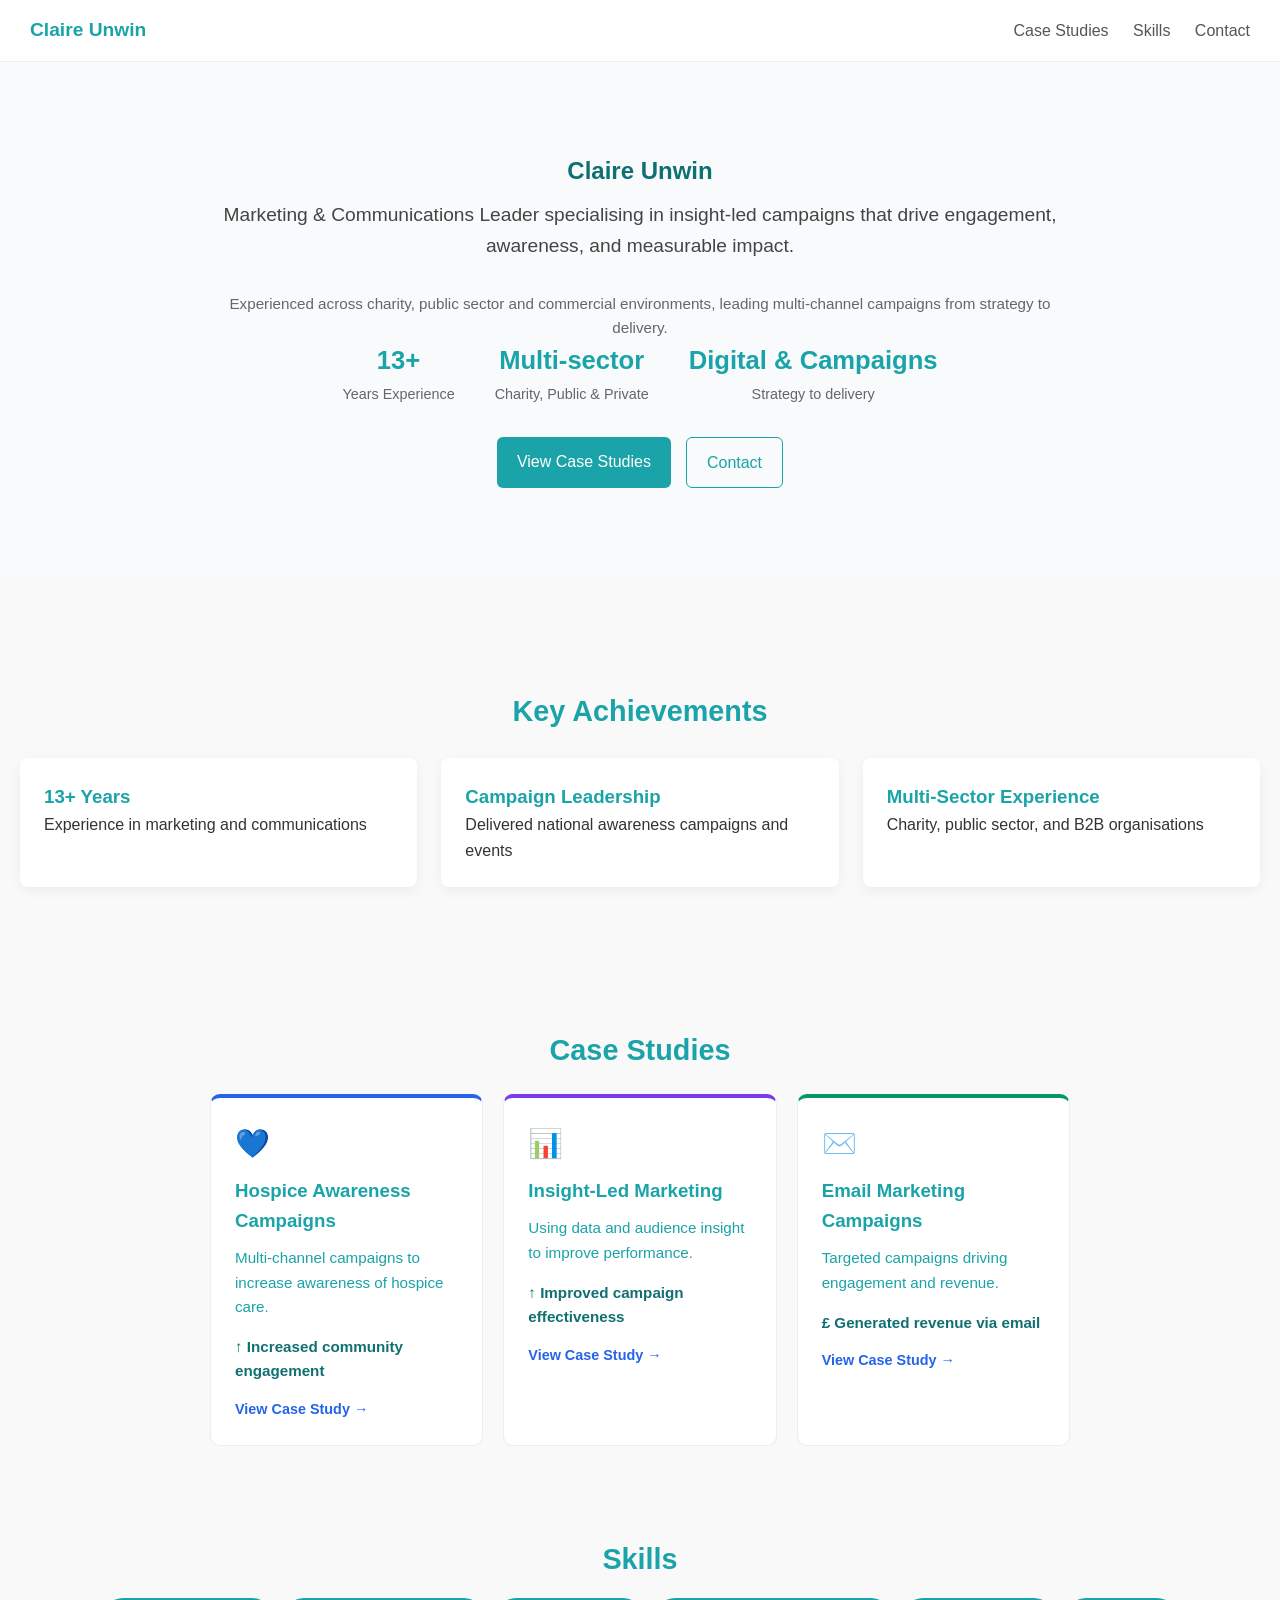
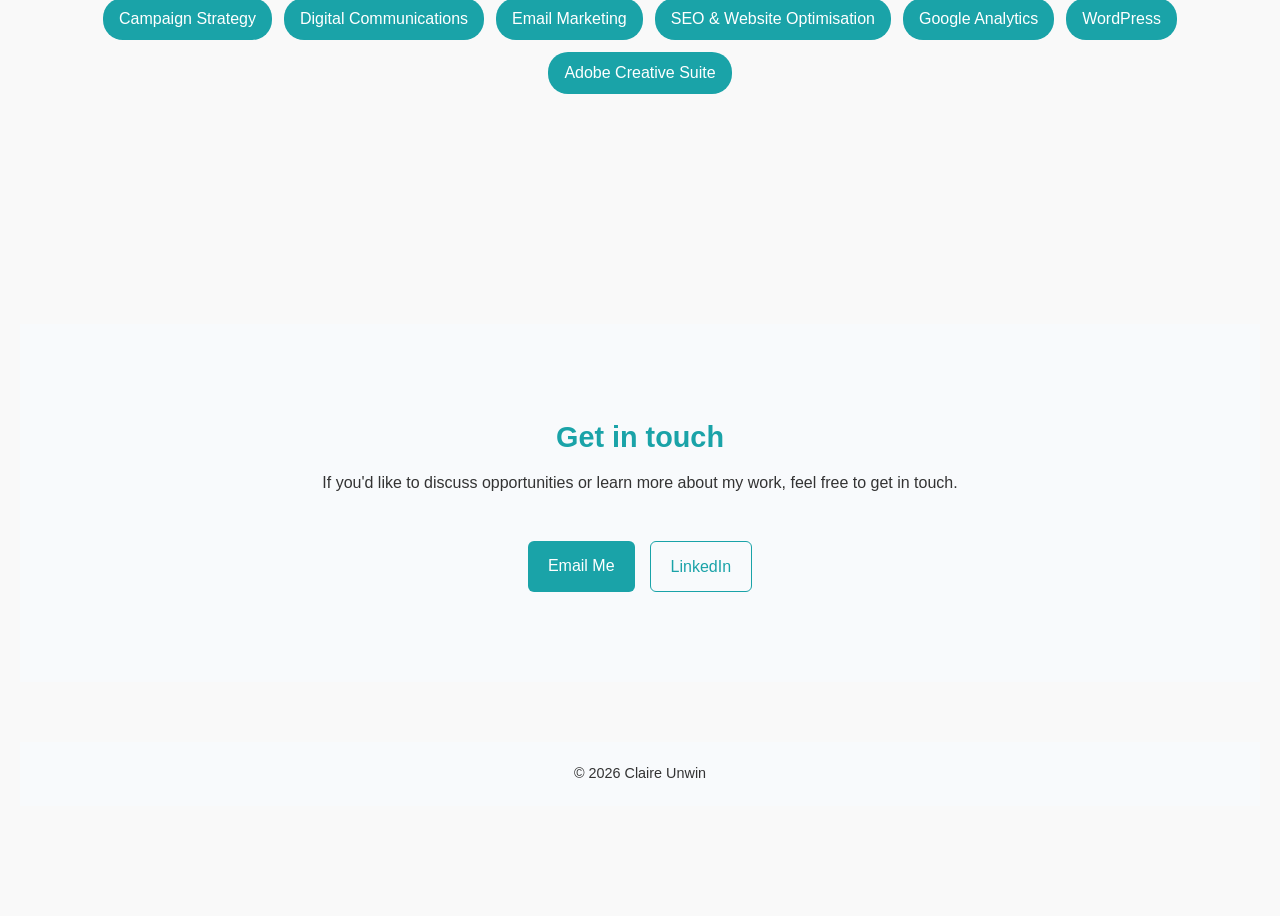
<file: index.html>
<!DOCTYPE html>
<html lang="en">
<head>
<meta charset="UTF-8">
<meta name="viewport" content="width=device-width, initial-scale=1.0">
<title>Claire Unwin | Marketing Portfolio</title>
<link rel="stylesheet" href="style.css">
</head>
<body>

<!-- Navigation -->
<header class="nav-container">
  <div class="nav-logo">Claire Unwin</div>
  <nav class="nav-links">
    <a href="#case-studies">Case Studies</a>
    <a href="#skills">Skills</a>
    <a href="#contact">Contact</a>
  </nav>
</header>

<!-- Hero Section -->
<section class="hero-section">
  <div class="container">
    <h1>Claire Unwin</h1>
    <p class="tagline">
      Marketing & Communications Leader specialising in insight-led campaigns that drive engagement, awareness, and measurable impact.
    </p>
    <p class="sub-proof">
  Experienced across charity, public sector and commercial environments, leading multi-channel campaigns from strategy to delivery.
</p>
    <div class="hero-stats">
      <div>
        <strong>13+</strong>
        <span>Years Experience</span>
      </div>
      <div>
        <strong>Multi-sector</strong>
        <span>Charity, Public & Private</span>
      </div>
      <div>
        <strong>Digital & Campaigns</strong>
        <span>Strategy to delivery</span>
      </div>
    </div>

    <div class="hero-cta">
      <a href="#case-studies" class="btn-primary">View Case Studies</a>
      <a href="mailto:claireunwin9@gmail.com" class="btn-secondary">Contact</a>
    </div>
  </div>
</section>
  
  <!-- Key Achievements -->
<section class="achievements-section">
  <h2>Key Achievements</h2>
  <div class="grid">
    <div class="card">
      <h3>13+ Years</h3>
      <p>Experience in marketing and communications</p>
    </div>
    <div class="card">
      <h3>Campaign Leadership</h3>
      <p>Delivered national awareness campaigns and events</p>
    </div>
    <div class="card">
      <h3>Multi-Sector Experience</h3>
      <p>Charity, public sector, and B2B organisations</p>
    </div>
  </div>
</section>

<!-- Case Studies -->
<section id="case-studies" class="container">
  <h2>Case Studies</h2>

  <div class="case-grid">

    <a href="case-hospice.html" class="case-card blue">
      <div class="icon">💙</div>
      <h3>Hospice Awareness Campaigns</h3>
      <p>Multi-channel campaigns to increase awareness of hospice care.</p>
      <div class="result">↑ Increased community engagement</div>
      <span class="cta">View Case Study →</span>
    </a>

    <a href="case-insight.html" class="case-card purple">
      <div class="icon">📊</div>
      <h3>Insight-Led Marketing</h3>
      <p>Using data and audience insight to improve performance.</p>
      <div class="result">↑ Improved campaign effectiveness</div>
      <span class="cta">View Case Study →</span>
    </a>

    <a href="case-email.html" class="case-card green">
      <div class="icon">✉️</div>
      <h3>Email Marketing Campaigns</h3>
      <p>Targeted campaigns driving engagement and revenue.</p>
      <div class="result">£ Generated revenue via email</div>
      <span class="cta">View Case Study →</span>
    </a>

  </div>
</section>

<!-- Skills -->
<section id="skills">
  <h2>Skills</h2>
  <ul class="skills-list">
    <li>Campaign Strategy</li>
    <li>Digital Communications</li>
    <li>Email Marketing</li>
    <li>SEO & Website Optimisation</li>
    <li>Google Analytics</li>
    <li>WordPress</li>
    <li>Adobe Creative Suite</li>
  </ul>
</section>

<!-- Contact -->
<section id="contact">
<section class="contact-section">
  <div class="container">
    <h2>Get in touch</h2>
    <p>If you'd like to discuss opportunities or learn more about my work, feel free to get in touch.</p>
<br/>
    <div class="contact-actions">
      <a href="mailto:claireunwin9@gmail.com" class="btn-primary">Email Me</a>
      <a href="https://www.linkedin.com/in/claireunwin" target="_blank" class="btn-secondary">LinkedIn</a>
    </div>
  </div>
</section>

<footer>
  <p>© 2026 Claire Unwin</p>
</footer>

</body>
</html>
</file>
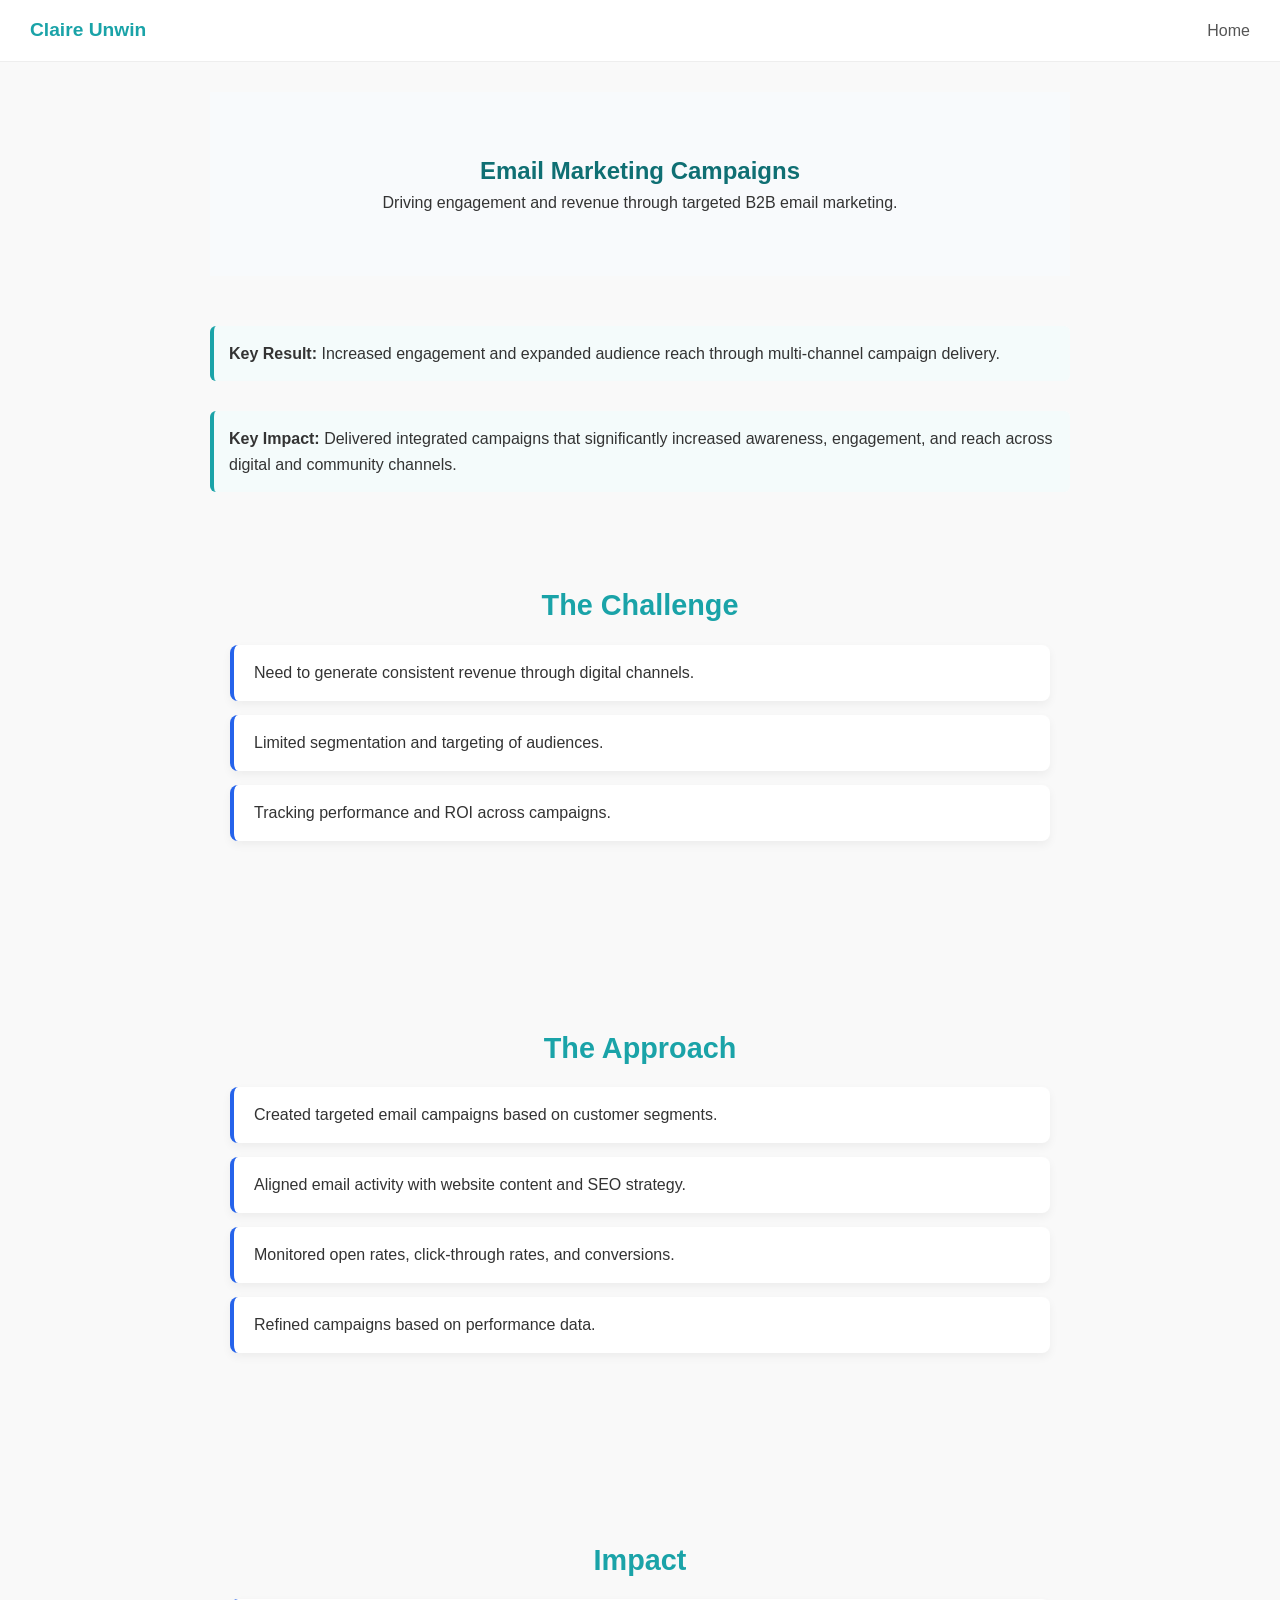
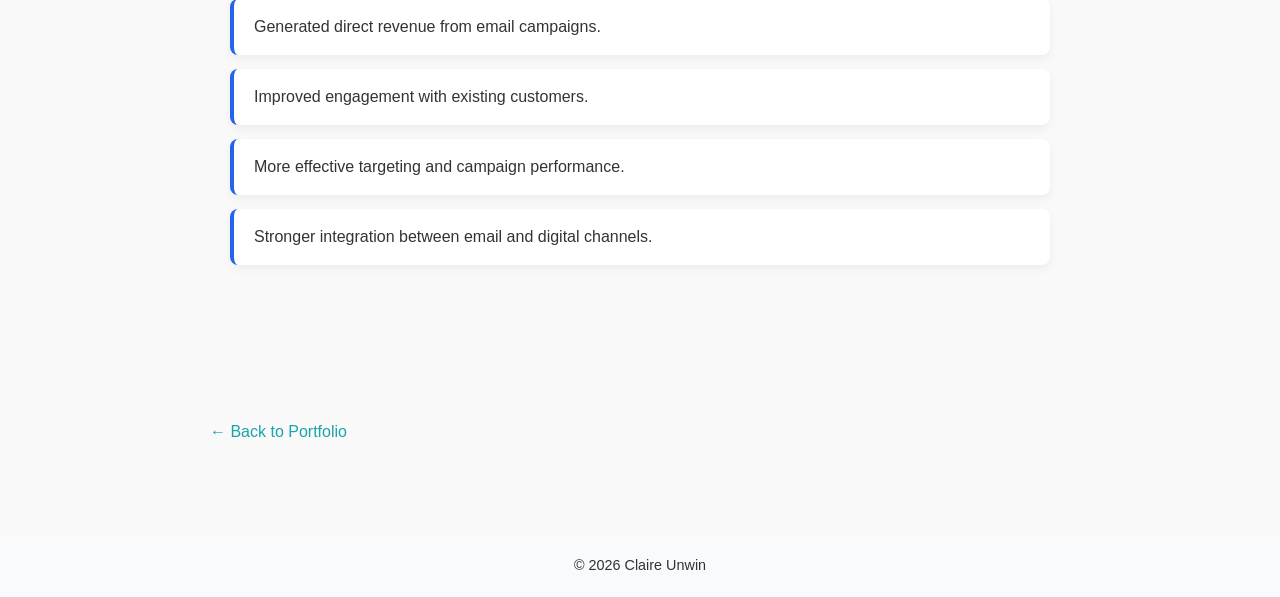
<file: case-email.html>
<!DOCTYPE html>
<html lang="en">
<head>
<meta charset="UTF-8">
<meta name="viewport" content="width=device-width, initial-scale=1.0">
<title>Email Marketing Campaigns | Claire Unwin</title>
<link rel="stylesheet" href="style.css">
</head>
<body>

<header class="nav-container">
  <div class="nav-logo">Claire Unwin</div>
  <nav class="nav-links">
    <a href="index.html">Home</a>
  </nav>
</header>

<main class="container">

<section class="hero-section">
  <h1>Email Marketing Campaigns</h1>
  <p>Driving engagement and revenue through targeted B2B email marketing.</p>
</section>

<section class="highlight-box">
  <strong>Key Result:</strong> Increased engagement and expanded audience reach through multi-channel campaign delivery.
</section>

<section class="highlight-box">
  <strong>Key Impact:</strong> Delivered integrated campaigns that significantly increased awareness, engagement, and reach across digital and community channels.
</section>
  
<section>
  <h2>The Challenge</h2>
  <ul class="styled-list">
    <li>Need to generate consistent revenue through digital channels.</li>
    <li>Limited segmentation and targeting of audiences.</li>
    <li>Tracking performance and ROI across campaigns.</li>
  </ul>
</section>

<section>
  <h2>The Approach</h2>
  <ul class="styled-list">
    <li>Created targeted email campaigns based on customer segments.</li>
    <li>Aligned email activity with website content and SEO strategy.</li>
    <li>Monitored open rates, click-through rates, and conversions.</li>
    <li>Refined campaigns based on performance data.</li>
  </ul>
</section>

<section>
  <h2>Impact</h2>
  <ul class="styled-list">
    <li>Generated direct revenue from email campaigns.</li>
    <li>Improved engagement with existing customers.</li>
    <li>More effective targeting and campaign performance.</li>
    <li>Stronger integration between email and digital channels.</li>
  </ul>
</section>

<a href="index.html" class="back-link">← Back to Portfolio</a>

</main>

<footer>
  <p>© 2026 Claire Unwin</p>
</footer>

</body>
</html>
</file>
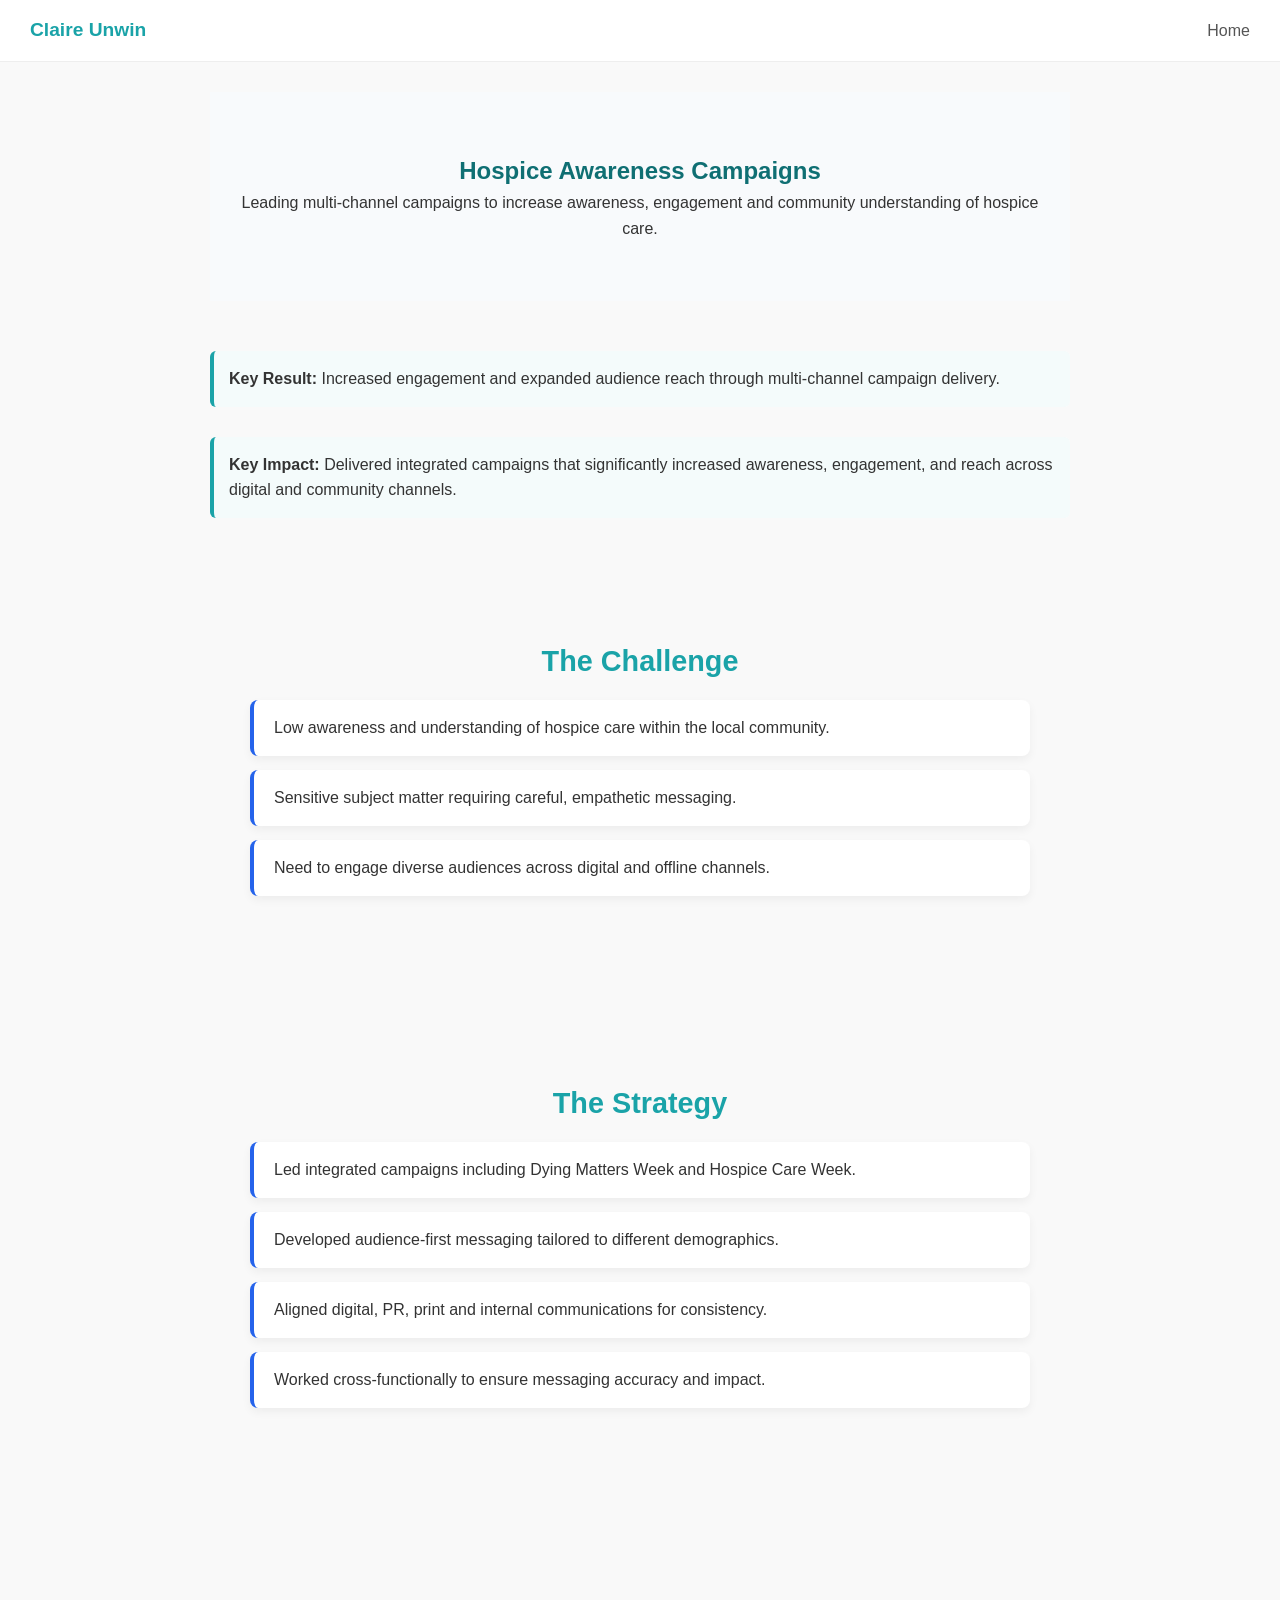
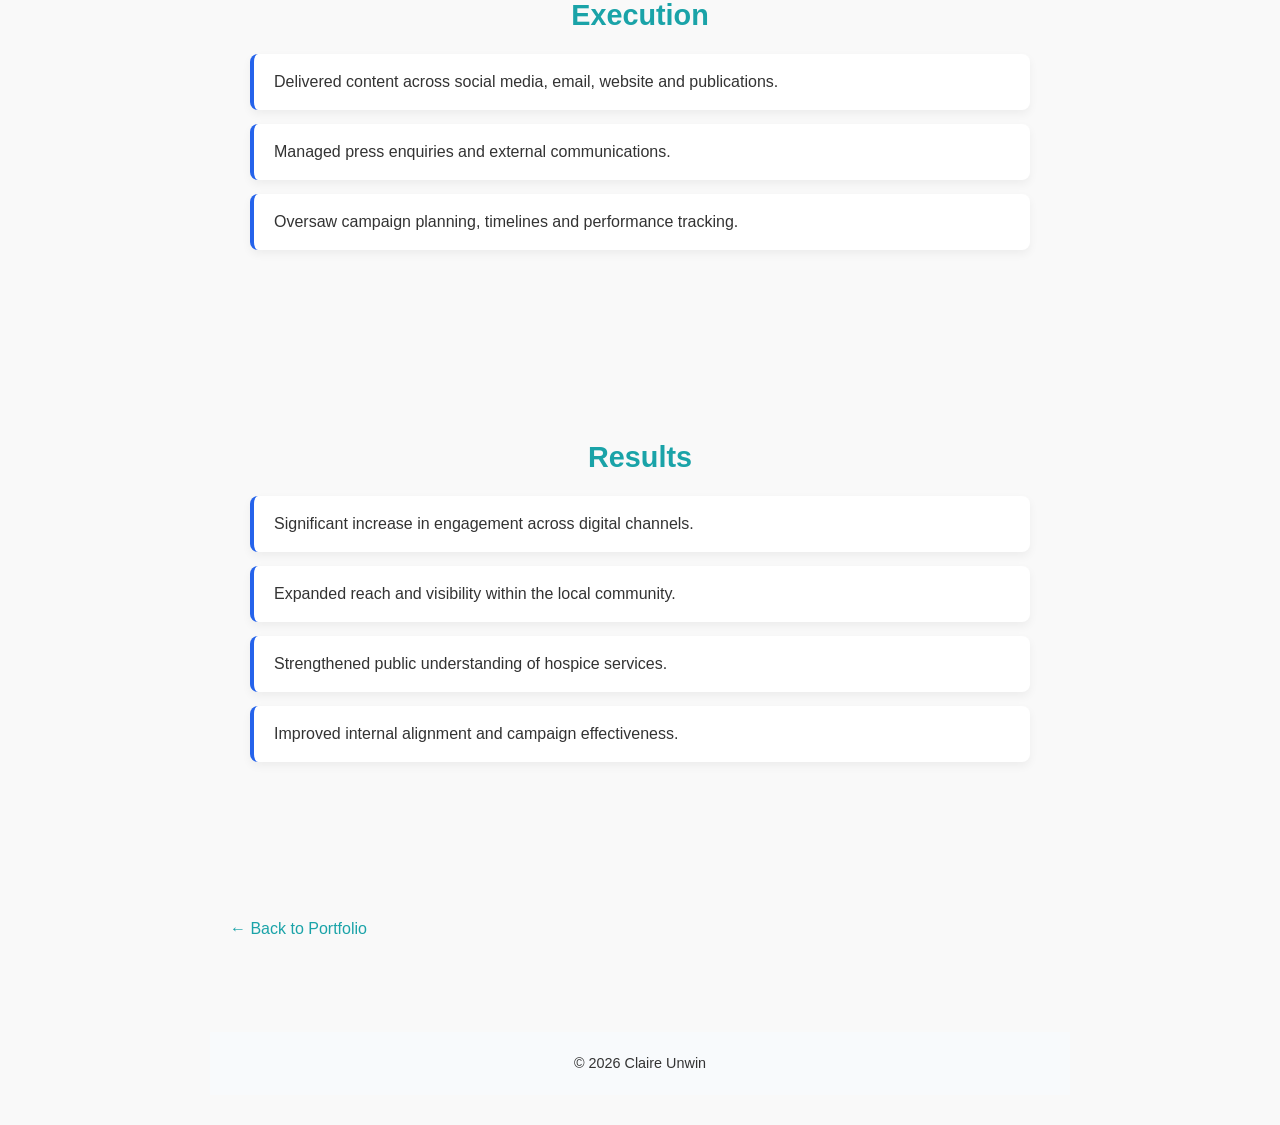
<file: case-hospice.html>
<!DOCTYPE html>
<html lang="en">
<head>
<meta charset="UTF-8">
<meta name="viewport" content="width=device-width, initial-scale=1.0">
<title>Hospice Awareness Campaigns | Claire Unwin</title>
<link rel="stylesheet" href="style.css">
</head>
<body>

<header class="nav-container">
  <div class="nav-logo">Claire Unwin</div>
  <nav class="nav-links">
    <a href="index.html">Home</a>
  </nav>
</header>

<main class="container">
  
<section class="hero-section">
  <h1>Hospice Awareness Campaigns</h1>
  <p>Leading multi-channel campaigns to increase awareness, engagement and community understanding of hospice care.</p>
</section>
  
<section class="highlight-box">
  <strong>Key Result:</strong> Increased engagement and expanded audience reach through multi-channel campaign delivery.
</section>

<section class="highlight-box">
  <strong>Key Impact:</strong> Delivered integrated campaigns that significantly increased awareness, engagement, and reach across digital and community channels.
</section>
  
<main class="container">

  <section>
  <h2>The Challenge</h2>
  <ul class="styled-list">
    <li>Low awareness and understanding of hospice care within the local community.</li>
    <li>Sensitive subject matter requiring careful, empathetic messaging.</li>
    <li>Need to engage diverse audiences across digital and offline channels.</li>
  </ul>
</section>

<section>
  <h2>The Strategy</h2>
  <ul class="styled-list">
    <li>Led integrated campaigns including Dying Matters Week and Hospice Care Week.</li>
    <li>Developed audience-first messaging tailored to different demographics.</li>
    <li>Aligned digital, PR, print and internal communications for consistency.</li>
    <li>Worked cross-functionally to ensure messaging accuracy and impact.</li>
  </ul>
</section>

<section>
  <h2>Execution</h2>
  <ul class="styled-list">
    <li>Delivered content across social media, email, website and publications.</li>
    <li>Managed press enquiries and external communications.</li>
    <li>Oversaw campaign planning, timelines and performance tracking.</li>
  </ul>
</section>

<section>
  <h2>Results</h2>
  <ul class="styled-list">
    <li>Significant increase in engagement across digital channels.</li>
    <li>Expanded reach and visibility within the local community.</li>
    <li>Strengthened public understanding of hospice services.</li>
    <li>Improved internal alignment and campaign effectiveness.</li>
  </ul>
</section>

<a href="index.html" class="back-link">← Back to Portfolio</a>

</main>

<footer>
  <p>© 2026 Claire Unwin</p>
</footer>

</body>
</html>
</file>
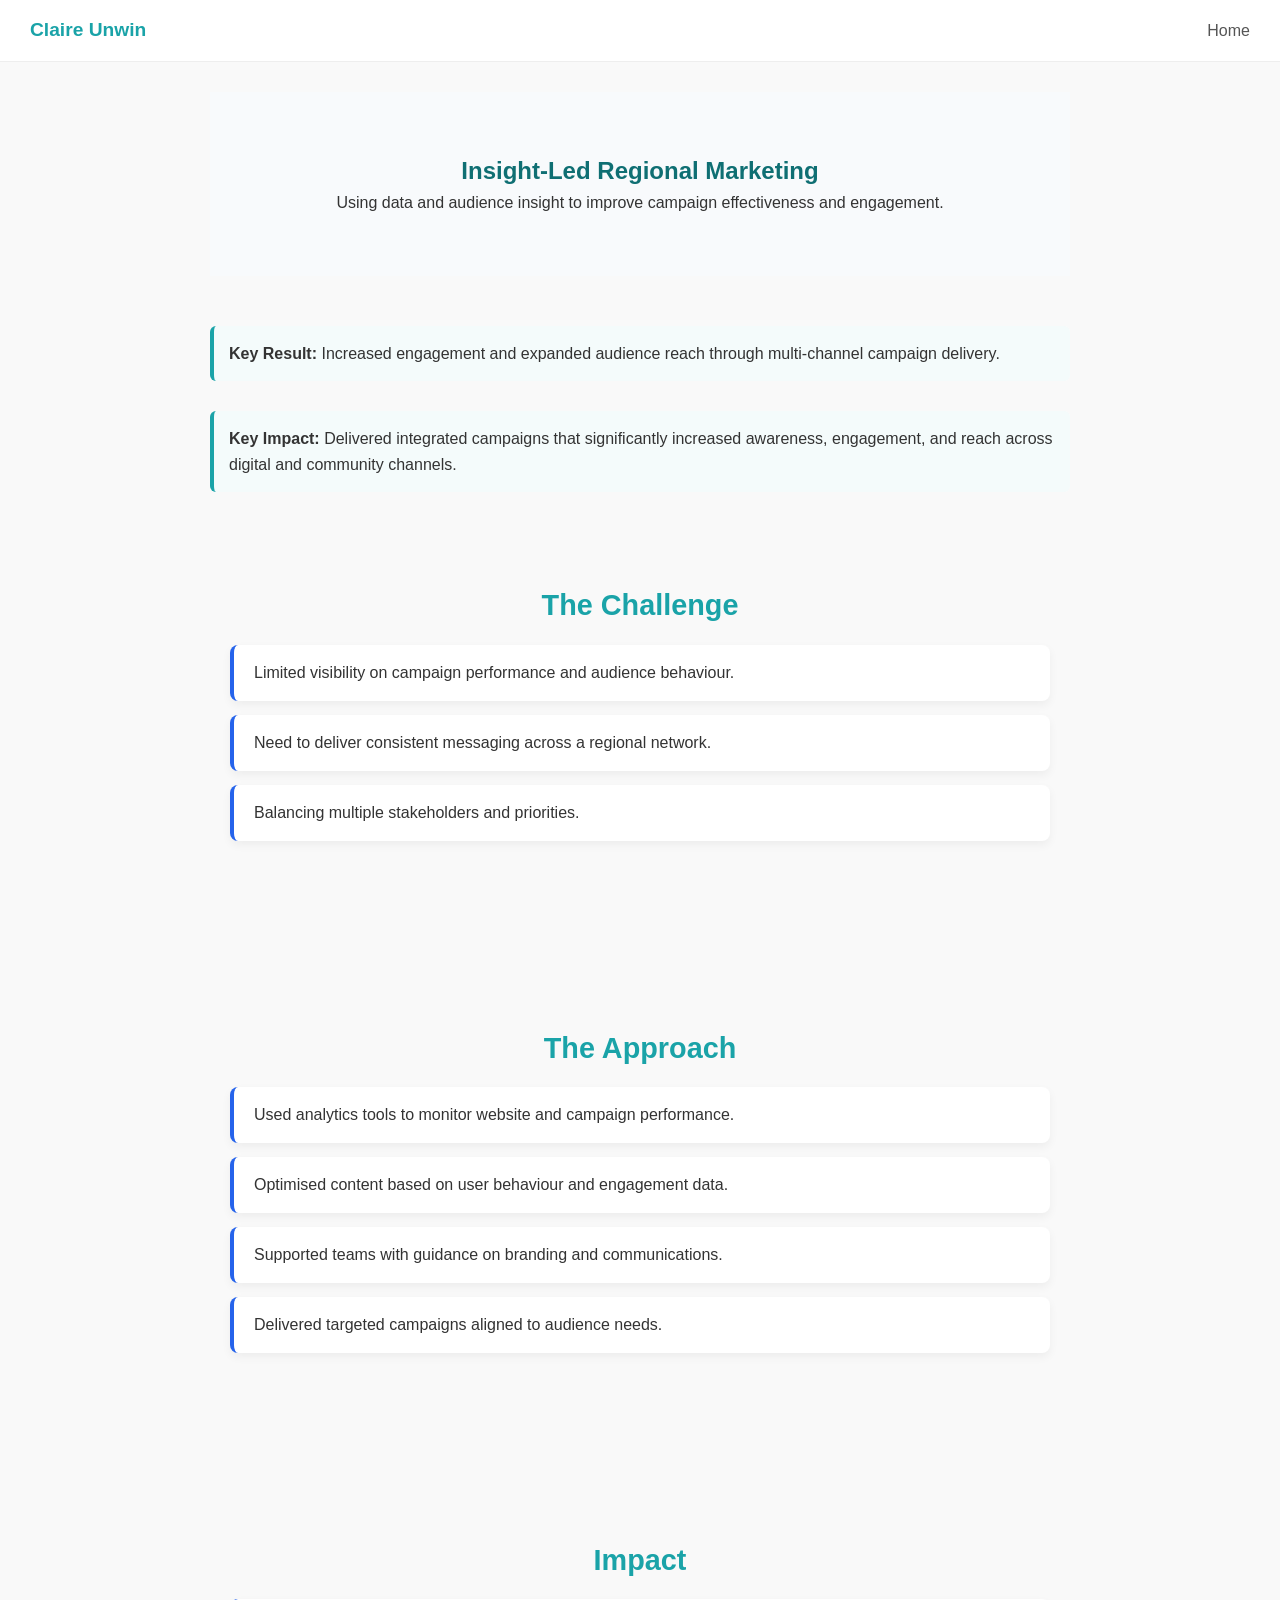
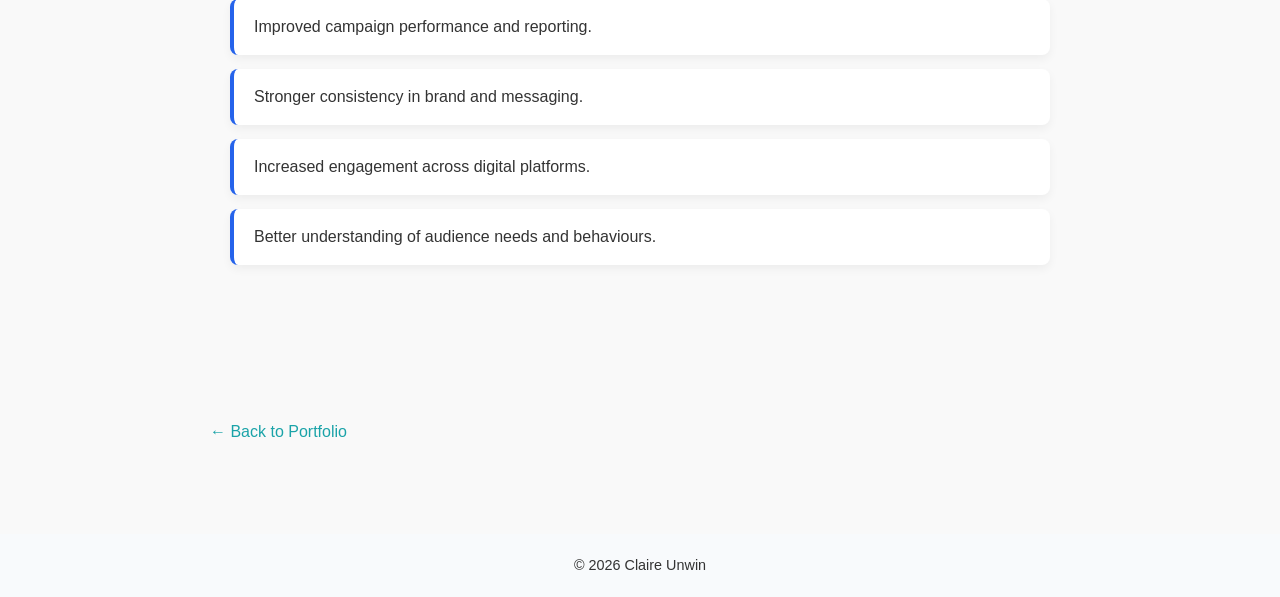
<file: case-insight.html>
<!DOCTYPE html>
<html lang="en">
<head>
<meta charset="UTF-8">
<meta name="viewport" content="width=device-width, initial-scale=1.0">
<title>Insight-Led Marketing | Claire Unwin</title>
<link rel="stylesheet" href="style.css">
</head>
<body>

<header class="nav-container">
  <div class="nav-logo">Claire Unwin</div>
  <nav class="nav-links">
    <a href="index.html">Home</a>
  </nav>
</header>

<main class="container">

<section class="hero-section">
  <h1>Insight-Led Regional Marketing</h1>
  <p>Using data and audience insight to improve campaign effectiveness and engagement.</p>
</section>
  
<section class="highlight-box">
  <strong>Key Result:</strong> Increased engagement and expanded audience reach through multi-channel campaign delivery.
</section>

<section class="highlight-box">
  <strong>Key Impact:</strong> Delivered integrated campaigns that significantly increased awareness, engagement, and reach across digital and community channels.
</section>
  
<section>
  <h2>The Challenge</h2>
  <ul class="styled-list">
    <li>Limited visibility on campaign performance and audience behaviour.</li>
    <li>Need to deliver consistent messaging across a regional network.</li>
    <li>Balancing multiple stakeholders and priorities.</li>
  </ul>
</section>

<section>
  <h2>The Approach</h2>
  <ul class="styled-list">
    <li>Used analytics tools to monitor website and campaign performance.</li>
    <li>Optimised content based on user behaviour and engagement data.</li>
    <li>Supported teams with guidance on branding and communications.</li>
    <li>Delivered targeted campaigns aligned to audience needs.</li>
  </ul>
</section>

<section>
  <h2>Impact</h2>
  <ul class="styled-list">
    <li>Improved campaign performance and reporting.</li>
    <li>Stronger consistency in brand and messaging.</li>
    <li>Increased engagement across digital platforms.</li>
    <li>Better understanding of audience needs and behaviours.</li>
  </ul>
</section>

<a href="index.html" class="back-link">← Back to Portfolio</a>

</main>

<footer>
  <p>© 2026 Claire Unwin</p>
</footer>

</body>
</html>
</file>
<file: style.css>
/* ===== Global Styles ===== */
body {
  font-family: 'Open Sans', Arial, sans-serif;
  color: #555555; /* Charcoal */
  background: #FFFFFF;
  margin: 0;
  padding: 0;
}

:root {
  --soft-teal-bg: #F8FAFC;
}

/* Headings */
h1, h2, h3 {
  color: #1AA3A8; /* Primary Teal */
}

/* Links */
a {
  color: #1AA3A8;
  text-decoration: none;
}

a:hover {
  color: #0F6F73; /* Dark Teal */
}

/* Reset and base */
* {
  margin: 0;
  padding: 0;
  box-sizing: border-box;
}

body {
  font-family: 'Inter', sans-serif;
  line-height: 1.6;
  color: #333;
  background-color: #f9f9f9;
}

/* Navigation */
.nav-container {
  background: #FFFFFF;
  border-bottom: 1px solid #eee;
  padding: 15px 30px;
  display: flex;
  justify-content: space-between;
  align-items: center;
}

.nav-logo {
  font-weight: bold;
  color: #1AA3A8;
  font-size: 1.2rem;
}

.nav-links a {
  margin-left: 20px;
  color: #555555;
}

.nav-links a:hover {
  color: #1AA3A8;
}

/* Hero Section */
.hero-section {
  background: #FFFFFF;
  padding: 60px 20px;
  text-align: center;
}

.hero-section h1 {
  color: #0F6F73; /* Dark teal */
}

.tagline {
  color: #555555;
}

/* Stats */
.hero-stats strong {
  color: #1AA3A8;
}
/* Grid Cards */
.grid {
  display: flex;
  flex-wrap: wrap;
  gap: 24px;
  margin-top: 24px;
}

.card {
  background: white;
  flex: 1 1 280px;
  padding: 24px;
  border-radius: 8px;
  box-shadow: 0 4px 12px rgba(0,0,0,0.05);
  transition: transform 0.2s, box-shadow 0.2s;
}

.card:hover {
  transform: translateY(-4px);
  box-shadow: 0 8px 20px rgba(0,0,0,0.08);
}

/* Section Styling */
section {
  padding: 60px 20px;
}

h2 {
  margin-bottom: 60px;
  font-size: 2rem;
  text-align: center;
}

/* Skills List */
.skills-list {
  display: flex;
  flex-wrap: wrap;
  gap: 12px;
  justify-content: center;
  list-style: none;
}

.skills-list li {
  background: #1AA3A8;
  color: white;
  padding: 8px 16px;
  border-radius: 20px;
  font-weight: 500;
}

/* Footer */
footer {
  margin-top: 60px;
  padding: 20px;
  text-align: center;
  background: var(--soft-teal-bg);
  font-size: 0.9rem;
}

/* Bullet point cards for case studies */
ul.styled-list li {
  border-left: 4px solid #1AA3A8;
}

ul.styled-list li:hover {
  border-left: 4px solid #0F6F73;
}

/* Container for better readability */
.container {
  max-width: 900px;
  margin: auto;
  padding: 30px 20px;
}

/* Section spacing */
section {
  margin-bottom: 50px;
}

/* Headings */
h2 {
  margin-bottom: 16px;
  font-size: 1.8rem;
}

/* Styled bullet lists */
ul.styled-list {
  list-style: none;
  padding: 0;
}

ul.styled-list li {
  background: #ffffff;
  border-left: 4px solid #2563eb;
  padding: 16px 20px;
  margin-bottom: 14px;
  border-radius: 8px;
  box-shadow: 0 4px 10px rgba(0,0,0,0.05);
  line-height: 1.5;
  transition: all 0.2s ease;
}

ul.styled-list li:hover {
  transform: translateY(-2px);
  box-shadow: 0 8px 18px rgba(0,0,0,0.08);
}

/* Back link */
.back-link {
  display: inline-block;
  margin-top: 30px;
  color: #1AA3A8;
  text-decoration: none;
  font-weight: 500;
}

.back-link:hover {
  color: #0F6F73;
  text-decoration: underline;
}

/* Case study grid */
.case-grid {
  display: grid;
  grid-template-columns: repeat(auto-fit, minmax(260px, 1fr));
  gap: 20px;
  margin-top: 20px;
}

/* Card styling */
.case-card {
  background: #FFFFFF;
  border-radius: 10px;
  padding: 24px;
  border: 1px solid #eee;
  transition: all 0.25s ease;
}

.case-card.featured {
  border: 2px solid #1AA3A8;
  transform: scale(1.02);
}
/* Top accent colours */
.case-card.blue,
.case-card.purple,
.case-card.green {
  border-top: 4px solid #1AA3A8; /* unify */
}

/* Hover */
.case-card:hover {
  transform: translateY(-5px);
  box-shadow: 0 12px 24px rgba(0,0,0,0.08);
}

/* Icon */
.case-card .icon {
  color: #1AA3A8;
}

/* Result highlight */
.case-card .result {
  color: #0F6F73;
}

/* Titles */
.case-card h3 {
  margin-bottom: 10px;
}

/* Description */
.case-card p {
  font-size: 0.95rem;
  margin-bottom: 16px;
}

/* CTA text */
.case-card .cta {
  font-weight: bold;
  color: #2563eb;
}

/* Icon */
.case-card .icon {
  font-size: 28px;
  margin-bottom: 10px;
}

/* Result highlight */
.case-card .result {
  font-weight: bold;
  margin-bottom: 12px;
  font-size: 0.95rem;
}

/* Colour themes */
.case-card.blue {
  border-top: 4px solid #2563eb;
}

.case-card.purple {
  border-top: 4px solid #7c3aed;
}

.case-card.green {
  border-top: 4px solid #059669;
}

/* CTA refinement */
.case-card .cta {
  font-weight: bold;
  color: #2563eb;
  font-size: 0.9rem;
}

/* HERO */
.hero-section {
  background: var(--soft-teal-bg);
  padding: 60px 20px;
  text-align: center;
}

.tagline {
  font-size: 1.2rem;
  margin: 10px 0 30px;
  color: #444;
}

/* Stats row */
.hero-stats {
  display: flex;
  justify-content: center;
  gap: 40px;
  margin-bottom: 30px;
  flex-wrap: wrap;
}

.hero-stats div {
  text-align: center;
}

.hero-stats strong {
  display: block;
  font-size: 1.6rem;
}

.hero-stats span {
  font-size: 0.9rem;
  color: #666;
}

/* CTA buttons */
.hero-cta {
  display: flex;
  justify-content: center;
  gap: 15px;
}

.btn-primary {
  background: #1AA3A8;
  color: #FFFFFF;
  padding: 12px 20px;
  border-radius: 6px;
  text-decoration: none;
}

.btn-primary:hover {
  background: #0F6F73;
}

.btn-secondary {
  border: 1px solid #1AA3A8;
  color: #1AA3A8;
  padding: 12px 20px;
  border-radius: 6px;
}

.btn-secondary:hover {
  background: #1AA3A8;
  color: #FFFFFF;
}

.sub-proof {
  margin-top: 10px;
  font-size: 0.95rem;
  color: #666;
}

.highlight-box {
  background: #F4FBFB;
  border-left: 4px solid #1AA3A8;
  padding: 15px;
  margin-bottom: 30px;
  border-radius: 6px;
}

.contact-section {
  background: #F8FAFC;
  text-align: center;
  padding: 60px 20px;
  margin-top: 60px;
}

.contact-section h2 {
  margin-bottom: 10px;
}

.contact-actions {
  margin-top: 20px;
  display: flex;
  justify-content: center;
  gap: 15px;
}
</file>
